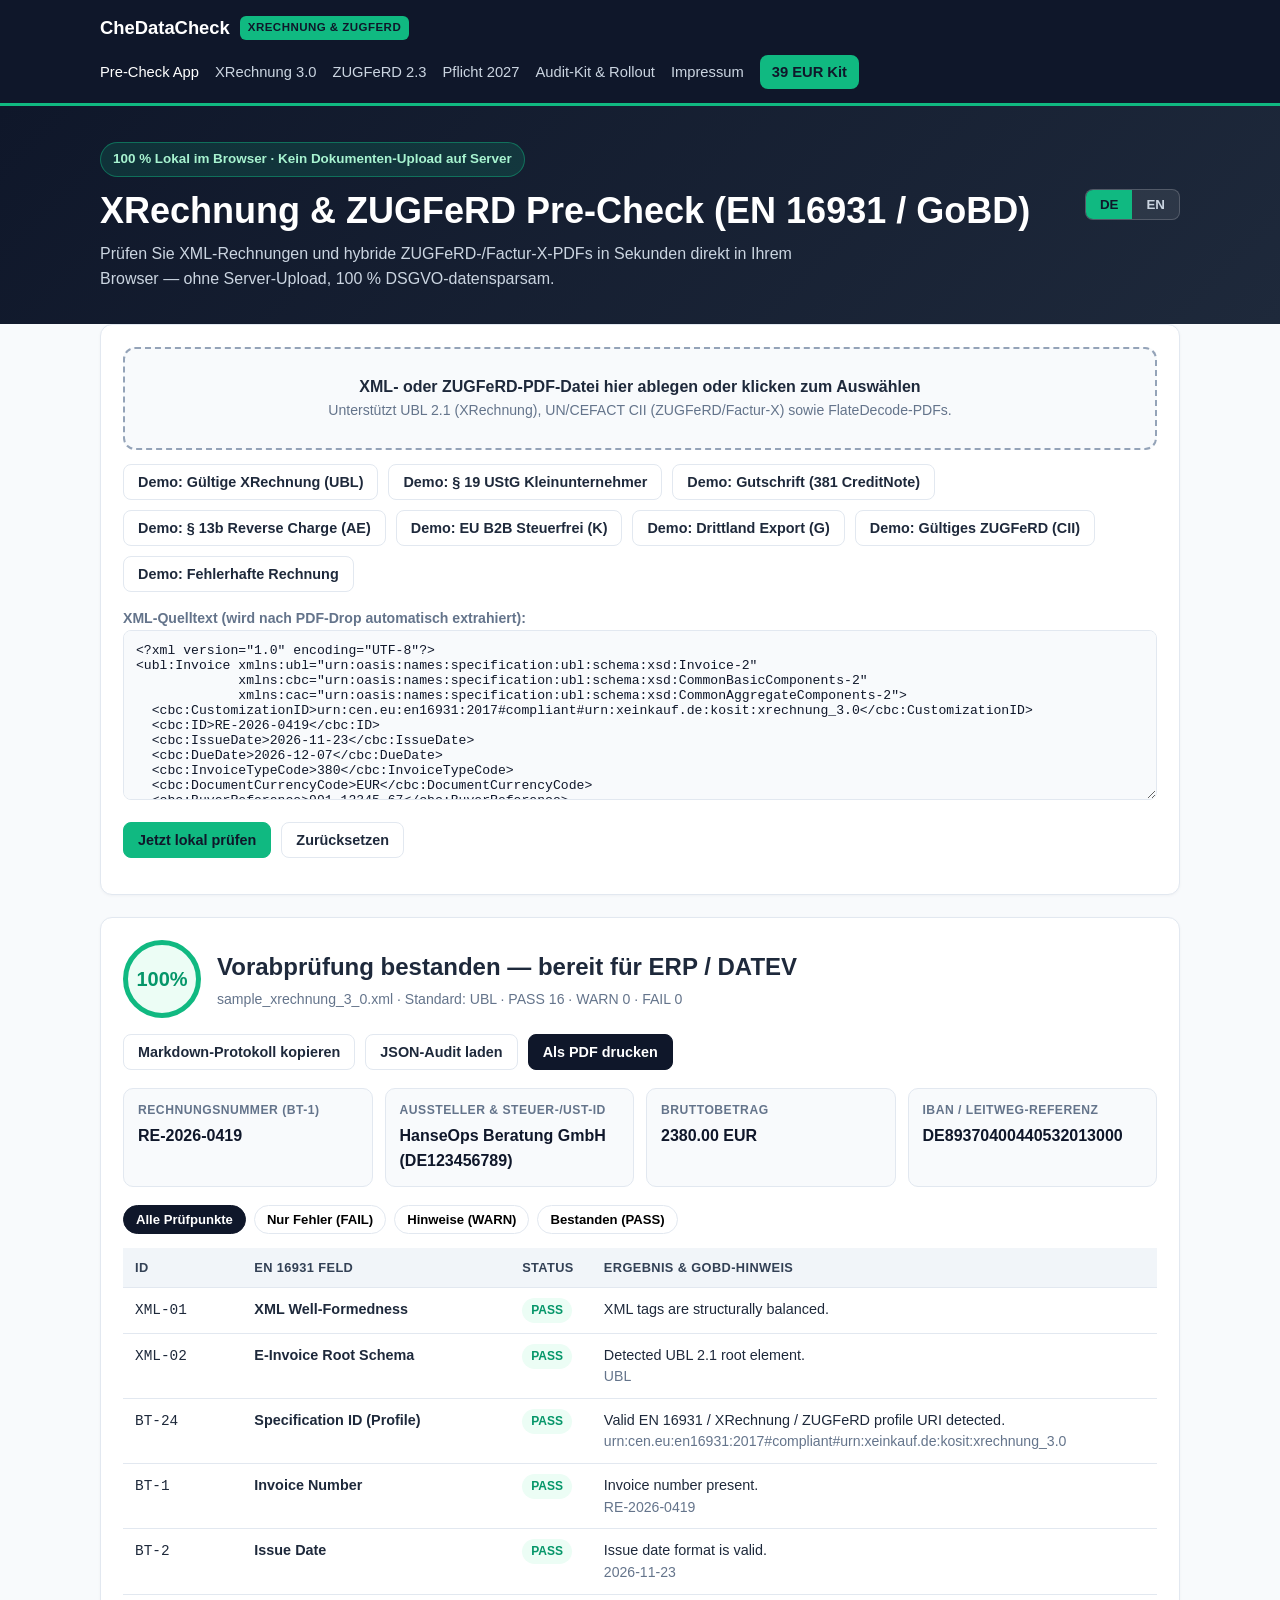
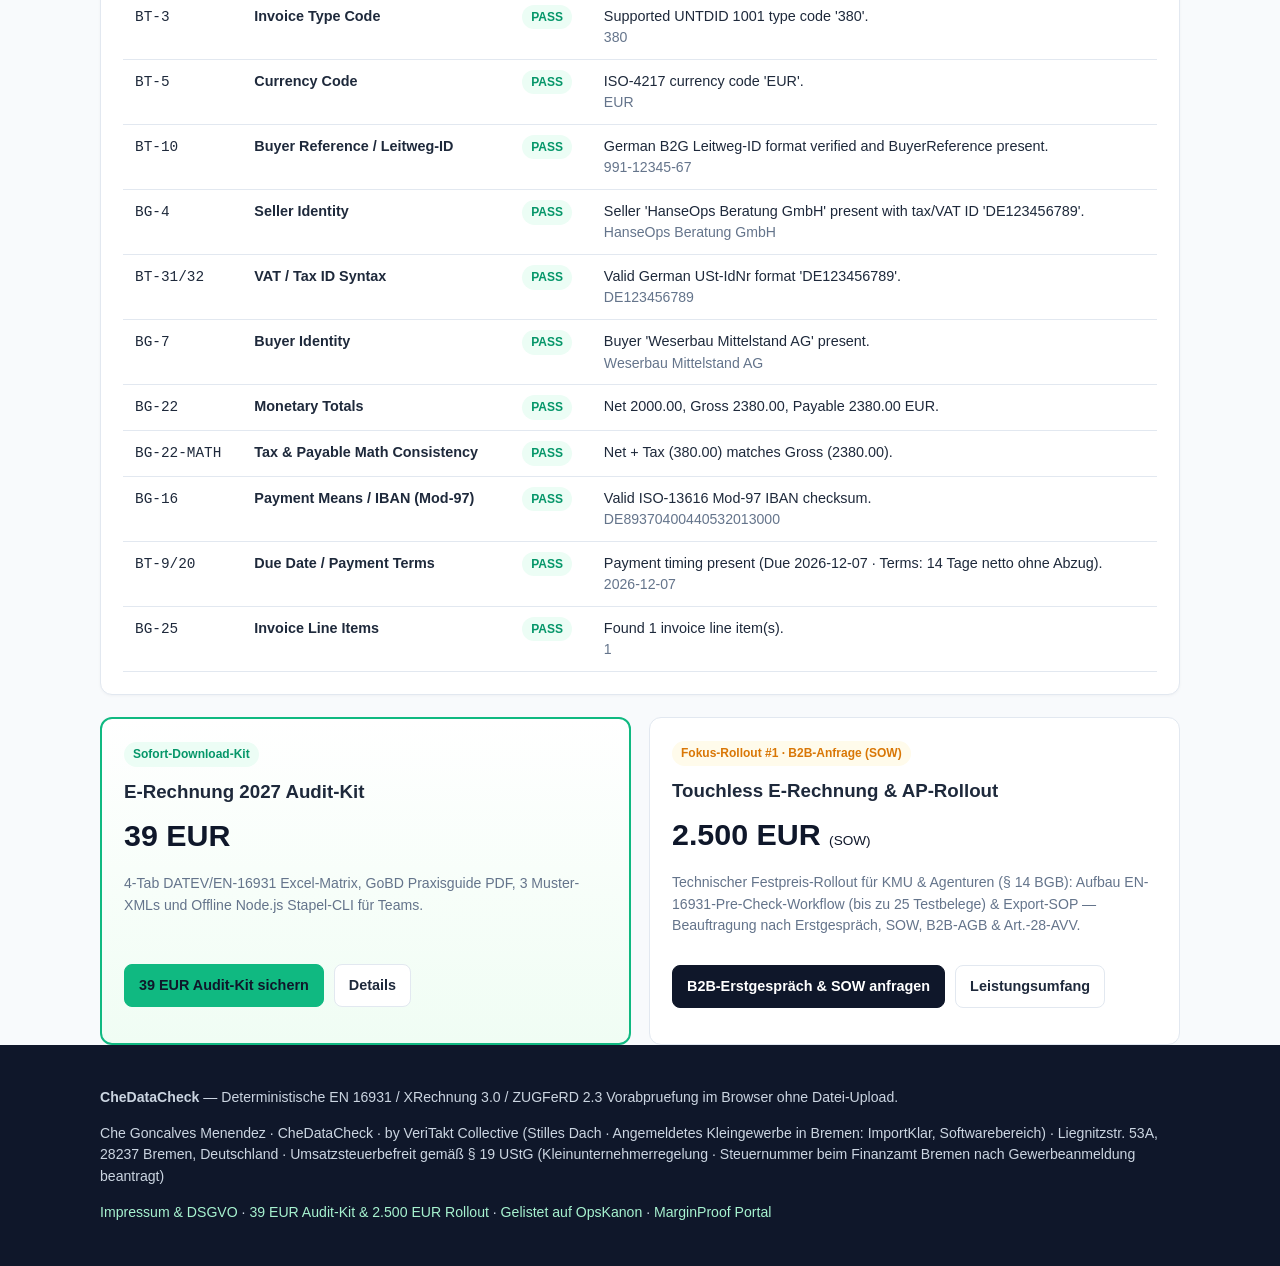
<file: index.html>
<!DOCTYPE html>
<html lang="de">
<head>
  <meta charset="utf-8" />
  <meta name="viewport" content="width=device-width, initial-scale=1" />
  <title>CheDataCheck — XRechnung &amp; ZUGFeRD Pre-Check (100 % lokal &amp; DSGVO-sicher)</title>
  <meta name="description" content="Deterministische EN 16931 / XRechnung 3.0 / ZUGFeRD 2.3 Vorabpruefung im Browser ohne Datei-Upload." />
  <link rel="canonical" href="https://cheresonanz-design.github.io/chedatacheck-xrechnung/" />
  <link rel="stylesheet" href="assets/styles.css" />
  <script type="application/ld+json">[{"@context": "https://schema.org", "@type": "SoftwareApplication", "name": "CheDataCheck XRechnung & ZUGFeRD Pre-Check", "applicationCategory": "BusinessApplication", "operatingSystem": "Web Browser (Client-Side)", "offers": {"@type": "Offer", "price": "0", "priceCurrency": "EUR"}, "url": "https://cheresonanz-design.github.io/chedatacheck-xrechnung/", "publisher": {"@type": "Organization", "name": "CheDataCheck by VeriTakt Collective"}}, {"@context": "https://schema.org", "@type": "FAQPage", "mainEntity": [{"@type": "Question", "name": "Werden meine Rechnungsdaten auf einen Server hochgeladen?", "acceptedAnswer": {"@type": "Answer", "text": "Nein. Die gesamte XML- und ZUGFeRD-PDF-Prüfung läuft zu 100 % lokal in Ihrem Browser via JavaScript."}}, {"@type": "Question", "name": "Ab wann gilt die E-Rechnungspflicht 2027 in Deutschland?", "acceptedAnswer": {"@type": "Answer", "text": "Seit 01.01.2025 gilt die Empfangspflicht für alle B2B-Unternehmen. Ab 01.01.2027 müssen Unternehmen über 800.000 EUR Vorjahresumsatz E-Rechnungen aktiv versenden, ab 01.01.2028 alle B2B-Betriebe."}}]}]</script>
</head>
<body>
  <header class="topbar no-print">
    <div class="container topbar-inner">
      <a class="brand-mark" href="index.html">
        <span>CheDataCheck</span>
        <span class="brand-badge">XRECHNUNG &amp; ZUGFERD</span>
      </a>
      <nav class="nav-links" aria-label="Hauptnavigation">
        <a href="index.html" class="active">Pre-Check App</a>
<a href="xrechnung-pruefen/" class="">XRechnung 3.0</a>
<a href="zugferd-validator/" class="">ZUGFeRD 2.3</a>
<a href="erechnung-pflicht-2027/" class="">Pflicht 2027</a>
<a href="pro/" class="">Audit-Kit & Rollout</a>
<a href="legal/" class="">Impressum</a>
        <a href="pro/" class="nav-cta">39 EUR Kit</a>
      </nav>
    </div>
  </header>

  
  <section class="hero">
    <div class="container">
      <div class="privacy-pill" id="privacyPill">100 % Lokal im Browser · Kein Dokumenten-Upload auf Server</div>
      <div class="hero-grid">
        <div>
          <h1 id="heroTitle">XRechnung &amp; ZUGFeRD Pre-Check (EN 16931 / GoBD)</h1>
          <p id="heroSub">
            Prüfen Sie XML-Rechnungen und hybride ZUGFeRD-/Factur-X-PDFs in Sekunden direkt in Ihrem Browser —
            ohne Server-Upload, 100 % DSGVO-datensparsam.
          </p>
        </div>
        <div class="lang-toggle no-print" role="group" aria-label="Sprache wählen">
          <button type="button" id="langDeBtn" class="active">DE</button>
          <button type="button" id="langEnBtn">EN</button>
        </div>
      </div>
    </div>
  </section>

  <main class="container">
    <div class="card no-print">
      <div class="dropzone" id="dropzone">
        <input type="file" id="fileInput" accept=".xml,.pdf,text/xml,application/xml,application/pdf" class="hidden" />
        <strong id="dropTitle">XML- oder ZUGFeRD-PDF-Datei hier ablegen oder klicken zum Auswählen</strong>
        <div class="muted" id="dropHint">Unterstützt UBL 2.1 (XRechnung), UN/CEFACT CII (ZUGFeRD/Factur-X) sowie FlateDecode-PDFs.</div>
      </div>

      <div class="btn-row">
        <button type="button" class="btn" id="demoUblBtn">Demo: Gültige XRechnung (UBL)</button>
        <button type="button" class="btn" id="demoKuBtn">Demo: § 19 UStG Kleinunternehmer</button>
        <button type="button" class="btn" id="demoCnBtn">Demo: Gutschrift (381 CreditNote)</button>
        <button type="button" class="btn" id="demoRcBtn">Demo: § 13b Reverse Charge (AE)</button>
        <button type="button" class="btn" id="demoEuBtn">Demo: EU B2B Steuerfrei (K)</button>
        <button type="button" class="btn" id="demoExportBtn">Demo: Drittland Export (G)</button>
        <button type="button" class="btn" id="demoCiiBtn">Demo: Gültiges ZUGFeRD (CII)</button>
        <button type="button" class="btn" id="demoErrBtn">Demo: Fehlerhafte Rechnung</button>
      </div>

      <label for="xmlInput" class="muted"><strong>XML-Quelltext (wird nach PDF-Drop automatisch extrahiert):</strong></label>
      <textarea id="xmlInput" class="xml-input" spellcheck="false" aria-label="XML Rechnungs-Input"></textarea>

      <div class="btn-row">
        <button type="button" class="btn btn-primary" id="runCheckBtn">Jetzt lokal prüfen</button>
        <button type="button" class="btn" id="clearBtn">Zurücksetzen</button>
      </div>
      <div id="statusNotice" class="hidden" role="alert"></div>
    </div>

    <div id="resultSection" class="card hidden">
      <div class="result-header">
        <div class="score-ring">
          <div id="scoreCircle" class="score-circle">100%</div>
          <div>
            <h2 id="resultHeadline" style="margin:0 0 4px;">Vorabprüfung bestanden</h2>
            <div id="resultSub" class="muted"></div>
          </div>
        </div>
        <div class="btn-row no-print" style="margin:0;">
          <button type="button" class="btn" id="copyMdBtn">Markdown-Protokoll kopieren</button>
          <button type="button" class="btn" id="dlJsonBtn">JSON-Audit laden</button>
          <button type="button" class="btn btn-dark" id="printPdfBtn">Als PDF drucken</button>
        </div>
      </div>

      <div class="kpi-grid">
        <div class="kpi-box"><div class="kpi-label">Rechnungsnummer (BT-1)</div><div class="kpi-val" id="kpiInvoiceId">-</div></div>
        <div class="kpi-box"><div class="kpi-label">Aussteller &amp; Steuer-/USt-ID</div><div class="kpi-val" id="kpiSeller">-</div></div>
        <div class="kpi-box"><div class="kpi-label">Bruttobetrag</div><div class="kpi-val" id="kpiGross">-</div></div>
        <div class="kpi-box"><div class="kpi-label">IBAN / Leitweg-Referenz</div><div class="kpi-val" id="kpiIban">-</div></div>
      </div>

      <div class="filter-pills no-print">
        <button type="button" class="pill-btn active" data-filter="ALL">Alle Prüfpunkte</button>
        <button type="button" class="pill-btn" data-filter="FAIL">Nur Fehler (FAIL)</button>
        <button type="button" class="pill-btn" data-filter="WARN">Hinweise (WARN)</button>
        <button type="button" class="pill-btn" data-filter="PASS">Bestanden (PASS)</button>
      </div>

      <div class="table-wrap">
        <table>
          <thead>
            <tr>
              <th>ID</th>
              <th>EN 16931 Feld</th>
              <th>Status</th>
              <th>Ergebnis &amp; GoBD-Hinweis</th>
            </tr>
          </thead>
          <tbody id="checksTableBody"></tbody>
        </table>
      </div>
    </div>

    <div class="pricing-grid no-print">
      <div class="offer-card highlight">
        <div>
          <span class="badge badge-pass">Sofort-Download-Kit</span>
          <h3 style="margin:10px 0 4px;">E-Rechnung 2027 Audit-Kit</h3>
          <div class="offer-price">39 EUR</div>
          <p class="muted">4-Tab DATEV/EN-16931 Excel-Matrix, GoBD Praxisguide PDF, 3 Muster-XMLs und Offline Node.js Stapel-CLI für Teams.</p>
        </div>
        <div class="btn-row">
          <a href="https://payhip.com/b/9sx5z" class="btn btn-primary">39 EUR Audit-Kit sichern</a>
          <a href="pro/" class="btn">Details</a>
        </div>
      </div>
      <div class="offer-card">
        <div>
          <span class="badge badge-warn">Fokus-Rollout #1 · B2B-Anfrage (SOW)</span>
          <h3 style="margin:10px 0 4px;">Touchless E-Rechnung &amp; AP-Rollout</h3>
          <div class="offer-price">2.500 EUR <span style="font-size:0.85rem;font-weight:500;">(SOW)</span></div>
          <p class="muted">Technischer Festpreis-Rollout für KMU &amp; Agenturen (§ 14 BGB): Aufbau EN-16931-Pre-Check-Workflow (bis zu 25 Testbelege) &amp; Export-SOP — Beauftragung nach Erstgespräch, SOW, B2B-AGB &amp; Art.-28-AVV.</p>
        </div>
        <div class="btn-row">
          <a href="mailto:che.resonanz@gmail.com?subject=Anfrage%20CheDataCheck%20Touchless%20E-Rechnung%20%26%20AP-Rollout%20%282.500%20EUR%29" class="btn btn-dark">B2B-Erstgespräch &amp; SOW anfragen</a>
          <a href="pro/" class="btn">Leistungsumfang</a>
        </div>
      </div>
    </div>
  </main>


  <footer class="footer no-print">
    <div class="container">
      <p><strong>CheDataCheck</strong> — Deterministische EN 16931 / XRechnung 3.0 / ZUGFeRD 2.3 Vorabpruefung im Browser ohne Datei-Upload.</p>
      <p>Che Goncalves Menendez · CheDataCheck · by VeriTakt Collective (Stilles Dach · Angemeldetes Kleingewerbe in Bremen: ImportKlar, Softwarebereich) · Liegnitzstr. 53A, 28237 Bremen, Deutschland · Umsatzsteuerbefreit gemäß § 19 UStG (Kleinunternehmerregelung · Steuernummer beim Finanzamt Bremen nach Gewerbeanmeldung beantragt)</p>
      <p>
        <a href="legal/">Impressum &amp; DSGVO</a> ·
        <a href="pro/">39 EUR Audit-Kit &amp; 2.500 EUR Rollout</a> ·
        <a href="https://cheresonanz-design.github.io/opskanon-directory/" target="_blank" rel="noopener">Gelistet auf OpsKanon</a> ·
        <a href="https://cheresonanz-design.github.io/marginproof-portal/" target="_blank" rel="noopener">MarginProof Portal</a>
      </p>
    </div>
  </footer>
  <script src="assets/xrechnung_precheck.js"></script><script src="assets/app.js"></script>
</body>
</html>
</file>
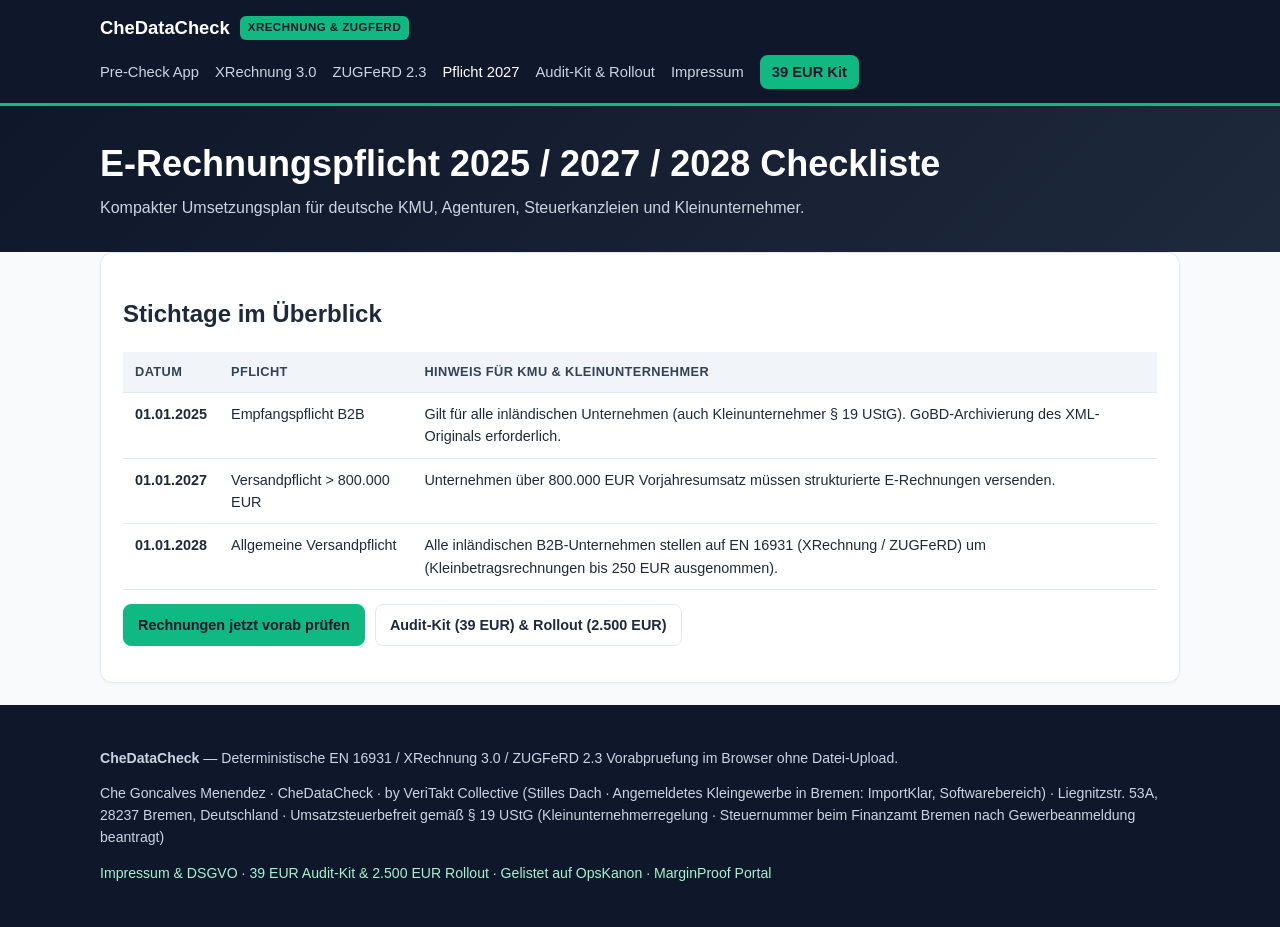
<file: erechnung-pflicht-2027/index.html>
<!DOCTYPE html>
<html lang="de">
<head>
  <meta charset="utf-8" />
  <meta name="viewport" content="width=device-width, initial-scale=1" />
  <title>E-Rechnungspflicht 2025, 2027 &amp; 2028 — Checkliste für KMU</title>
  <meta name="description" content="Alle gesetzlichen Fristen zur E-Rechnungspflicht in Deutschland: Empfangspflicht, 800.000-EUR-Grenze ab 2027, § 19 UStG &amp; GoBD." />
  <link rel="canonical" href="https://cheresonanz-design.github.io/chedatacheck-xrechnung/erechnung-pflicht-2027/" />
  <link rel="stylesheet" href="../assets/styles.css" />
  
</head>
<body>
  <header class="topbar no-print">
    <div class="container topbar-inner">
      <a class="brand-mark" href="../index.html">
        <span>CheDataCheck</span>
        <span class="brand-badge">XRECHNUNG &amp; ZUGFERD</span>
      </a>
      <nav class="nav-links" aria-label="Hauptnavigation">
        <a href="../index.html" class="">Pre-Check App</a>
<a href="../xrechnung-pruefen/" class="">XRechnung 3.0</a>
<a href="../zugferd-validator/" class="">ZUGFeRD 2.3</a>
<a href="../erechnung-pflicht-2027/" class="active">Pflicht 2027</a>
<a href="../pro/" class="">Audit-Kit & Rollout</a>
<a href="../legal/" class="">Impressum</a>
        <a href="../pro/" class="nav-cta">39 EUR Kit</a>
      </nav>
    </div>
  </header>

  
  <section class="hero"><div class="container"><h1>E-Rechnungspflicht 2025 / 2027 / 2028 Checkliste</h1><p>Kompakter Umsetzungsplan für deutsche KMU, Agenturen, Steuerkanzleien und Kleinunternehmer.</p></div></section>
  <main class="container">
    <div class="card">
      <h2>Stichtage im Überblick</h2>
      <table>
        <thead><tr><th>Datum</th><th>Pflicht</th><th>Hinweis für KMU &amp; Kleinunternehmer</th></tr></thead>
        <tbody>
          <tr><td><strong>01.01.2025</strong></td><td>Empfangspflicht B2B</td><td>Gilt für alle inländischen Unternehmen (auch Kleinunternehmer § 19 UStG). GoBD-Archivierung des XML-Originals erforderlich.</td></tr>
          <tr><td><strong>01.01.2027</strong></td><td>Versandpflicht &gt; 800.000 EUR</td><td>Unternehmen über 800.000 EUR Vorjahresumsatz müssen strukturierte E-Rechnungen versenden.</td></tr>
          <tr><td><strong>01.01.2028</strong></td><td>Allgemeine Versandpflicht</td><td>Alle inländischen B2B-Unternehmen stellen auf EN 16931 (XRechnung / ZUGFeRD) um (Kleinbetragsrechnungen bis 250 EUR ausgenommen).</td></tr>
        </tbody>
      </table>
      <div class="btn-row">
        <a href="../index.html" class="btn btn-primary">Rechnungen jetzt vorab prüfen</a>
        <a href="../pro/" class="btn">Audit-Kit (39 EUR) &amp; Rollout (2.500 EUR)</a>
      </div>
    </div>
  </main>

  <footer class="footer no-print">
    <div class="container">
      <p><strong>CheDataCheck</strong> — Deterministische EN 16931 / XRechnung 3.0 / ZUGFeRD 2.3 Vorabpruefung im Browser ohne Datei-Upload.</p>
      <p>Che Goncalves Menendez · CheDataCheck · by VeriTakt Collective (Stilles Dach · Angemeldetes Kleingewerbe in Bremen: ImportKlar, Softwarebereich) · Liegnitzstr. 53A, 28237 Bremen, Deutschland · Umsatzsteuerbefreit gemäß § 19 UStG (Kleinunternehmerregelung · Steuernummer beim Finanzamt Bremen nach Gewerbeanmeldung beantragt)</p>
      <p>
        <a href="../legal/">Impressum &amp; DSGVO</a> ·
        <a href="../pro/">39 EUR Audit-Kit &amp; 2.500 EUR Rollout</a> ·
        <a href="https://cheresonanz-design.github.io/opskanon-directory/" target="_blank" rel="noopener">Gelistet auf OpsKanon</a> ·
        <a href="https://cheresonanz-design.github.io/marginproof-portal/" target="_blank" rel="noopener">MarginProof Portal</a>
      </p>
    </div>
  </footer>
  
</body>
</html>
</file>
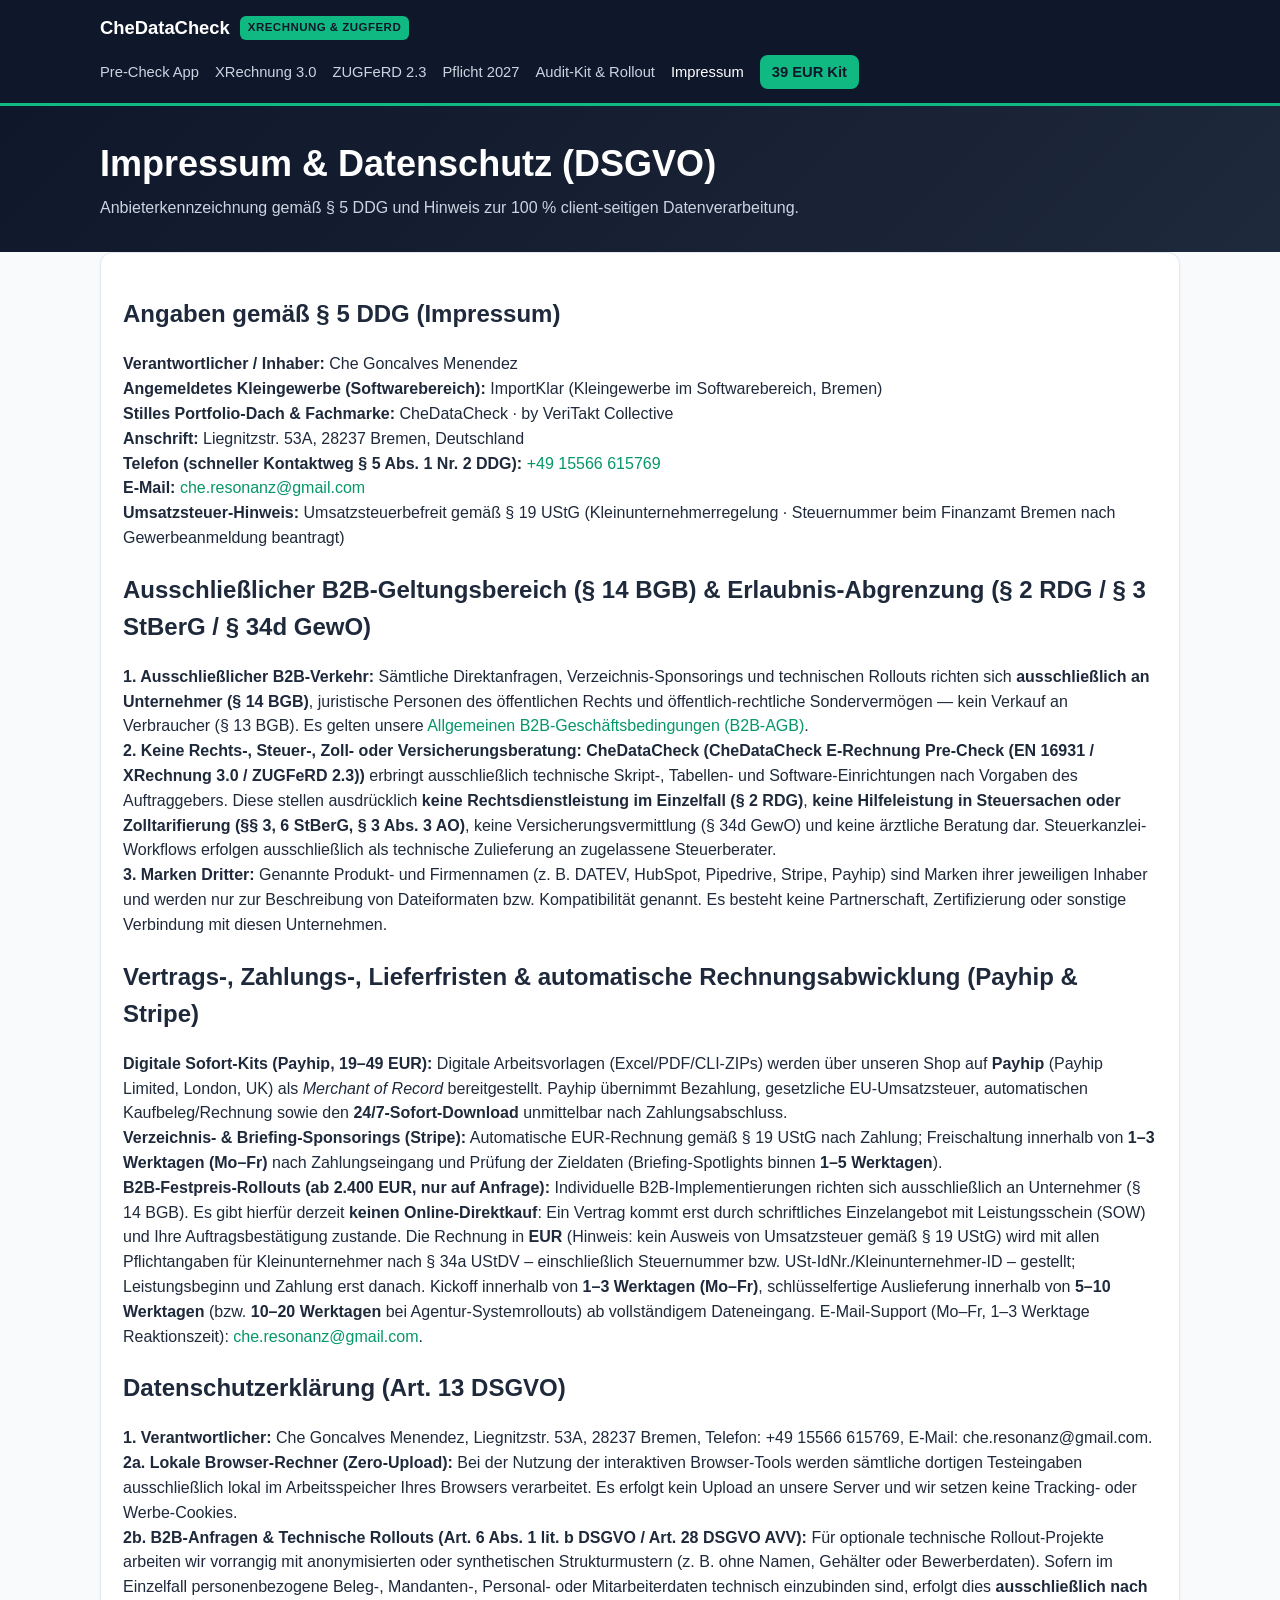
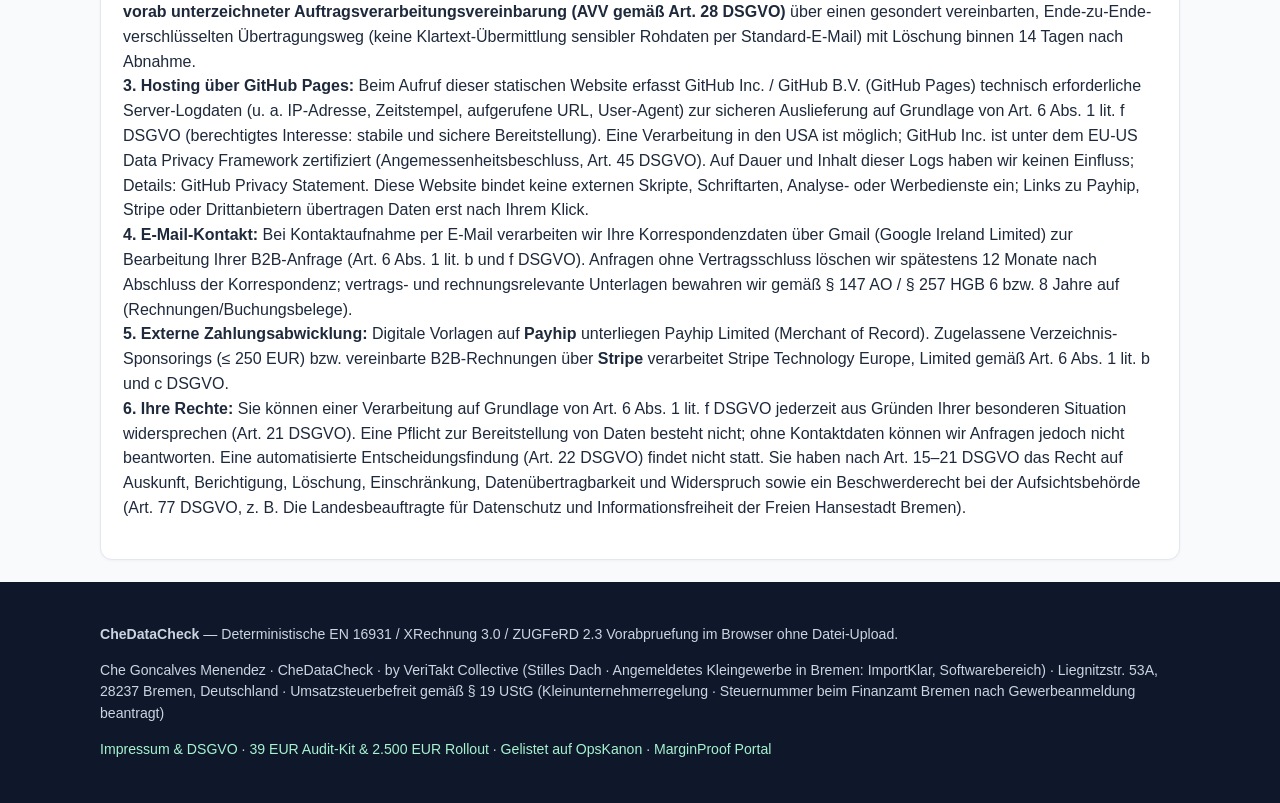
<file: legal/index.html>
<!DOCTYPE html>
<html lang="de">
<head>
  <meta charset="utf-8" />
  <meta name="viewport" content="width=device-width, initial-scale=1" />
  <title>Impressum &amp; Datenschutz (DSGVO) — CheDataCheck</title>
  <meta name="description" content="Gesetzliche Anbieterkennzeichnung § 5 DDG und Art. 13 DSGVO Datenschutzhinweis für CheDataCheck by VeriTakt Collective." />
  <link rel="canonical" href="https://cheresonanz-design.github.io/chedatacheck-xrechnung/legal/" />
  <link rel="stylesheet" href="../assets/styles.css" />
  
</head>
<body>
  <header class="topbar no-print">
    <div class="container topbar-inner">
      <a class="brand-mark" href="../index.html">
        <span>CheDataCheck</span>
        <span class="brand-badge">XRECHNUNG &amp; ZUGFERD</span>
      </a>
      <nav class="nav-links" aria-label="Hauptnavigation">
        <a href="../index.html" class="">Pre-Check App</a>
<a href="../xrechnung-pruefen/" class="">XRechnung 3.0</a>
<a href="../zugferd-validator/" class="">ZUGFeRD 2.3</a>
<a href="../erechnung-pflicht-2027/" class="">Pflicht 2027</a>
<a href="../pro/" class="">Audit-Kit & Rollout</a>
<a href="../legal/" class="active">Impressum</a>
        <a href="../pro/" class="nav-cta">39 EUR Kit</a>
      </nav>
    </div>
  </header>

  <section class="hero"><div class="container"><h1>Impressum &amp; Datenschutz (DSGVO)</h1><p>Anbieterkennzeichnung gemäß § 5 DDG und Hinweis zur 100 % client-seitigen Datenverarbeitung.</p></div></section><main class="container">
    <div class="card">
      <h2>Angaben gemäß § 5 DDG (Impressum)</h2>
      <p>
        <strong>Verantwortlicher / Inhaber:</strong> Che Goncalves Menendez<br />
        <strong>Angemeldetes Kleingewerbe (Softwarebereich):</strong> ImportKlar (Kleingewerbe im Softwarebereich, Bremen)<br />
        <strong>Stilles Portfolio-Dach &amp; Fachmarke:</strong> CheDataCheck · by VeriTakt Collective<br />
        <strong>Anschrift:</strong> Liegnitzstr. 53A, 28237 Bremen, Deutschland<br />
        <strong>Telefon (schneller Kontaktweg § 5 Abs. 1 Nr. 2 DDG):</strong> <a href="tel:+4915566615769">+49 15566 615769</a><br />
        <strong>E-Mail:</strong> <a href="mailto:che.resonanz@gmail.com">che.resonanz@gmail.com</a><br />
        <strong>Umsatzsteuer-Hinweis:</strong> Umsatzsteuerbefreit gemäß § 19 UStG (Kleinunternehmerregelung · Steuernummer beim Finanzamt Bremen nach Gewerbeanmeldung beantragt)
      </p>

      <h2>Ausschließlicher B2B-Geltungsbereich (§ 14 BGB) &amp; Erlaubnis-Abgrenzung (§ 2 RDG / § 3 StBerG / § 34d GewO)</h2>
      <p>
        <strong>1. Ausschließlicher B2B-Verkehr:</strong> Sämtliche Direktanfragen, Verzeichnis-Sponsorings und technischen Rollouts richten sich
        <strong>ausschließlich an Unternehmer (§ 14 BGB)</strong>, juristische Personen des öffentlichen Rechts und öffentlich-rechtliche Sondervermögen — kein Verkauf an Verbraucher (§ 13 BGB).
        Es gelten unsere <a href="https://cheresonanz-design.github.io/opskanon-directory/agb/" target="_blank" rel="noopener">Allgemeinen B2B-Geschäftsbedingungen (B2B-AGB)</a>.<br />
        <strong>2. Keine Rechts-, Steuer-, Zoll- oder Versicherungsberatung:</strong> <strong>CheDataCheck (CheDataCheck E-Rechnung Pre-Check (EN 16931 / XRechnung 3.0 / ZUGFeRD 2.3))</strong> erbringt ausschließlich
        technische Skript-, Tabellen- und Software-Einrichtungen nach Vorgaben des Auftraggebers. Diese stellen ausdrücklich <strong>keine Rechtsdienstleistung im Einzelfall (§ 2 RDG)</strong>,
        <strong>keine Hilfeleistung in Steuersachen oder Zolltarifierung (§§ 3, 6 StBerG, § 3 Abs. 3 AO)</strong>, keine Versicherungsvermittlung (§ 34d GewO) und keine ärztliche Beratung dar.
        Steuerkanzlei-Workflows erfolgen ausschließlich als technische Zulieferung an zugelassene Steuerberater.<br />
        <strong>3. Marken Dritter:</strong> Genannte Produkt- und Firmennamen (z. B. DATEV, HubSpot, Pipedrive, Stripe, Payhip) sind Marken ihrer jeweiligen Inhaber
        und werden nur zur Beschreibung von Dateiformaten bzw. Kompatibilität genannt. Es besteht keine Partnerschaft, Zertifizierung oder sonstige Verbindung mit diesen Unternehmen.
      </p>
      
      <h2>Vertrags-, Zahlungs-, Lieferfristen &amp; automatische Rechnungsabwicklung (Payhip &amp; Stripe)</h2>
      <p>
        <strong>Digitale Sofort-Kits (Payhip, 19–49 EUR):</strong> Digitale Arbeitsvorlagen (Excel/PDF/CLI-ZIPs) werden über unseren Shop auf
        <strong>Payhip</strong> (Payhip Limited, London, UK) als <em>Merchant of Record</em> bereitgestellt. Payhip übernimmt Bezahlung,
        gesetzliche EU-Umsatzsteuer, automatischen Kaufbeleg/Rechnung sowie den <strong>24/7-Sofort-Download</strong> unmittelbar nach Zahlungsabschluss.<br />
        <strong>Verzeichnis- &amp; Briefing-Sponsorings (Stripe):</strong> Automatische EUR-Rechnung gemäß § 19 UStG nach Zahlung; Freischaltung
        innerhalb von <strong>1–3 Werktagen (Mo–Fr)</strong> nach Zahlungseingang und Prüfung der Zieldaten (Briefing-Spotlights binnen <strong>1–5 Werktagen</strong>).<br />
        <strong>B2B-Festpreis-Rollouts (ab 2.400 EUR, nur auf Anfrage):</strong> Individuelle B2B-Implementierungen richten sich ausschließlich an Unternehmer (§ 14 BGB).
        Es gibt hierfür derzeit <strong>keinen Online-Direktkauf</strong>: Ein Vertrag kommt erst durch schriftliches Einzelangebot mit Leistungsschein (SOW) und
        Ihre Auftragsbestätigung zustande. Die Rechnung in <strong>EUR</strong> (Hinweis: kein Ausweis von Umsatzsteuer gemäß § 19 UStG) wird mit allen Pflichtangaben
        für Kleinunternehmer nach § 34a UStDV – einschließlich Steuernummer bzw. USt-IdNr./Kleinunternehmer-ID – gestellt; Leistungsbeginn und Zahlung erst danach. Kickoff innerhalb von <strong>1–3 Werktagen (Mo–Fr)</strong>,
        schlüsselfertige Auslieferung innerhalb von <strong>5–10 Werktagen</strong> (bzw. <strong>10–20 Werktagen</strong> bei Agentur-Systemrollouts) ab vollständigem Dateneingang.
        E-Mail-Support (Mo–Fr, 1–3 Werktage Reaktionszeit): <a href="mailto:che.resonanz@gmail.com">che.resonanz@gmail.com</a>.
      </p>

      <h2>Datenschutzerklärung (Art. 13 DSGVO)</h2>
      <p>
        <strong>1. Verantwortlicher:</strong> Che Goncalves Menendez, Liegnitzstr. 53A, 28237 Bremen, Telefon: +49 15566 615769, E-Mail: che.resonanz@gmail.com.<br />
        <strong>2a. Lokale Browser-Rechner (Zero-Upload):</strong> Bei der Nutzung der interaktiven Browser-Tools werden sämtliche dortigen Testeingaben
        ausschließlich lokal im Arbeitsspeicher Ihres Browsers verarbeitet. Es erfolgt kein Upload an unsere Server und wir setzen keine Tracking- oder Werbe-Cookies.<br />
        <strong>2b. B2B-Anfragen &amp; Technische Rollouts (Art. 6 Abs. 1 lit. b DSGVO / Art. 28 DSGVO AVV):</strong> Für optionale technische Rollout-Projekte arbeiten wir
        vorrangig mit anonymisierten oder synthetischen Strukturmustern (z. B. ohne Namen, Gehälter oder Bewerberdaten). Sofern im Einzelfall personenbezogene Beleg-, Mandanten-,
        Personal- oder Mitarbeiterdaten technisch einzubinden sind, erfolgt dies <strong>ausschließlich nach vorab unterzeichneter Auftragsverarbeitungsvereinbarung (AVV gemäß Art. 28 DSGVO)</strong>
        über einen gesondert vereinbarten, Ende-zu-Ende-verschlüsselten Übertragungsweg (keine Klartext-Übermittlung sensibler Rohdaten per Standard-E-Mail) mit Löschung binnen 14 Tagen nach Abnahme.<br />
        <strong>3. Hosting über GitHub Pages:</strong> Beim Aufruf dieser statischen Website erfasst GitHub Inc. / GitHub B.V. (GitHub Pages) technisch erforderliche
        Server-Logdaten (u. a. IP-Adresse, Zeitstempel, aufgerufene URL, User-Agent) zur sicheren Auslieferung auf Grundlage von Art. 6 Abs. 1 lit. f DSGVO
        (berechtigtes Interesse: stabile und sichere Bereitstellung). Eine Verarbeitung in den USA ist möglich; GitHub Inc. ist unter dem EU-US Data Privacy Framework
        zertifiziert (Angemessenheitsbeschluss, Art. 45 DSGVO). Auf Dauer und Inhalt dieser Logs haben wir keinen Einfluss; Details: GitHub Privacy Statement.
        Diese Website bindet keine externen Skripte, Schriftarten, Analyse- oder Werbedienste ein; Links zu Payhip, Stripe oder Drittanbietern übertragen Daten erst nach Ihrem Klick.<br />
        <strong>4. E-Mail-Kontakt:</strong> Bei Kontaktaufnahme per E-Mail verarbeiten wir Ihre Korrespondenzdaten über Gmail (Google Ireland Limited) zur Bearbeitung Ihrer B2B-Anfrage (Art. 6 Abs. 1 lit. b und f DSGVO). Anfragen ohne Vertragsschluss löschen wir spätestens 12 Monate nach Abschluss der Korrespondenz;
        vertrags- und rechnungsrelevante Unterlagen bewahren wir gemäß § 147 AO / § 257 HGB 6 bzw. 8 Jahre auf (Rechnungen/Buchungsbelege).<br />
        <strong>5. Externe Zahlungsabwicklung:</strong> Digitale Vorlagen auf <strong>Payhip</strong> unterliegen Payhip Limited (Merchant of Record). Zugelassene Verzeichnis-Sponsorings (&le; 250 EUR) bzw. vereinbarte B2B-Rechnungen über <strong>Stripe</strong> verarbeitet Stripe Technology Europe, Limited gemäß Art. 6 Abs. 1 lit. b und c DSGVO.<br />
        <strong>6. Ihre Rechte:</strong> Sie können einer Verarbeitung auf Grundlage von Art. 6 Abs. 1 lit. f DSGVO jederzeit aus Gründen Ihrer besonderen Situation widersprechen (Art. 21 DSGVO).
        Eine Pflicht zur Bereitstellung von Daten besteht nicht; ohne Kontaktdaten können wir Anfragen jedoch nicht beantworten. Eine automatisierte Entscheidungsfindung (Art. 22 DSGVO) findet nicht statt.
        Sie haben nach Art. 15–21 DSGVO das Recht auf Auskunft, Berichtigung, Löschung, Einschränkung, Datenübertragbarkeit und Widerspruch sowie ein Beschwerderecht bei der Aufsichtsbehörde (Art. 77 DSGVO, z. B. Die Landesbeauftragte für Datenschutz und Informationsfreiheit der Freien Hansestadt Bremen).
      </p>
    </div>
    </main>

  <footer class="footer no-print">
    <div class="container">
      <p><strong>CheDataCheck</strong> — Deterministische EN 16931 / XRechnung 3.0 / ZUGFeRD 2.3 Vorabpruefung im Browser ohne Datei-Upload.</p>
      <p>Che Goncalves Menendez · CheDataCheck · by VeriTakt Collective (Stilles Dach · Angemeldetes Kleingewerbe in Bremen: ImportKlar, Softwarebereich) · Liegnitzstr. 53A, 28237 Bremen, Deutschland · Umsatzsteuerbefreit gemäß § 19 UStG (Kleinunternehmerregelung · Steuernummer beim Finanzamt Bremen nach Gewerbeanmeldung beantragt)</p>
      <p>
        <a href="../legal/">Impressum &amp; DSGVO</a> ·
        <a href="../pro/">39 EUR Audit-Kit &amp; 2.500 EUR Rollout</a> ·
        <a href="https://cheresonanz-design.github.io/opskanon-directory/" target="_blank" rel="noopener">Gelistet auf OpsKanon</a> ·
        <a href="https://cheresonanz-design.github.io/marginproof-portal/" target="_blank" rel="noopener">MarginProof Portal</a>
      </p>
    </div>
  </footer>
  
</body>
</html>
</file>
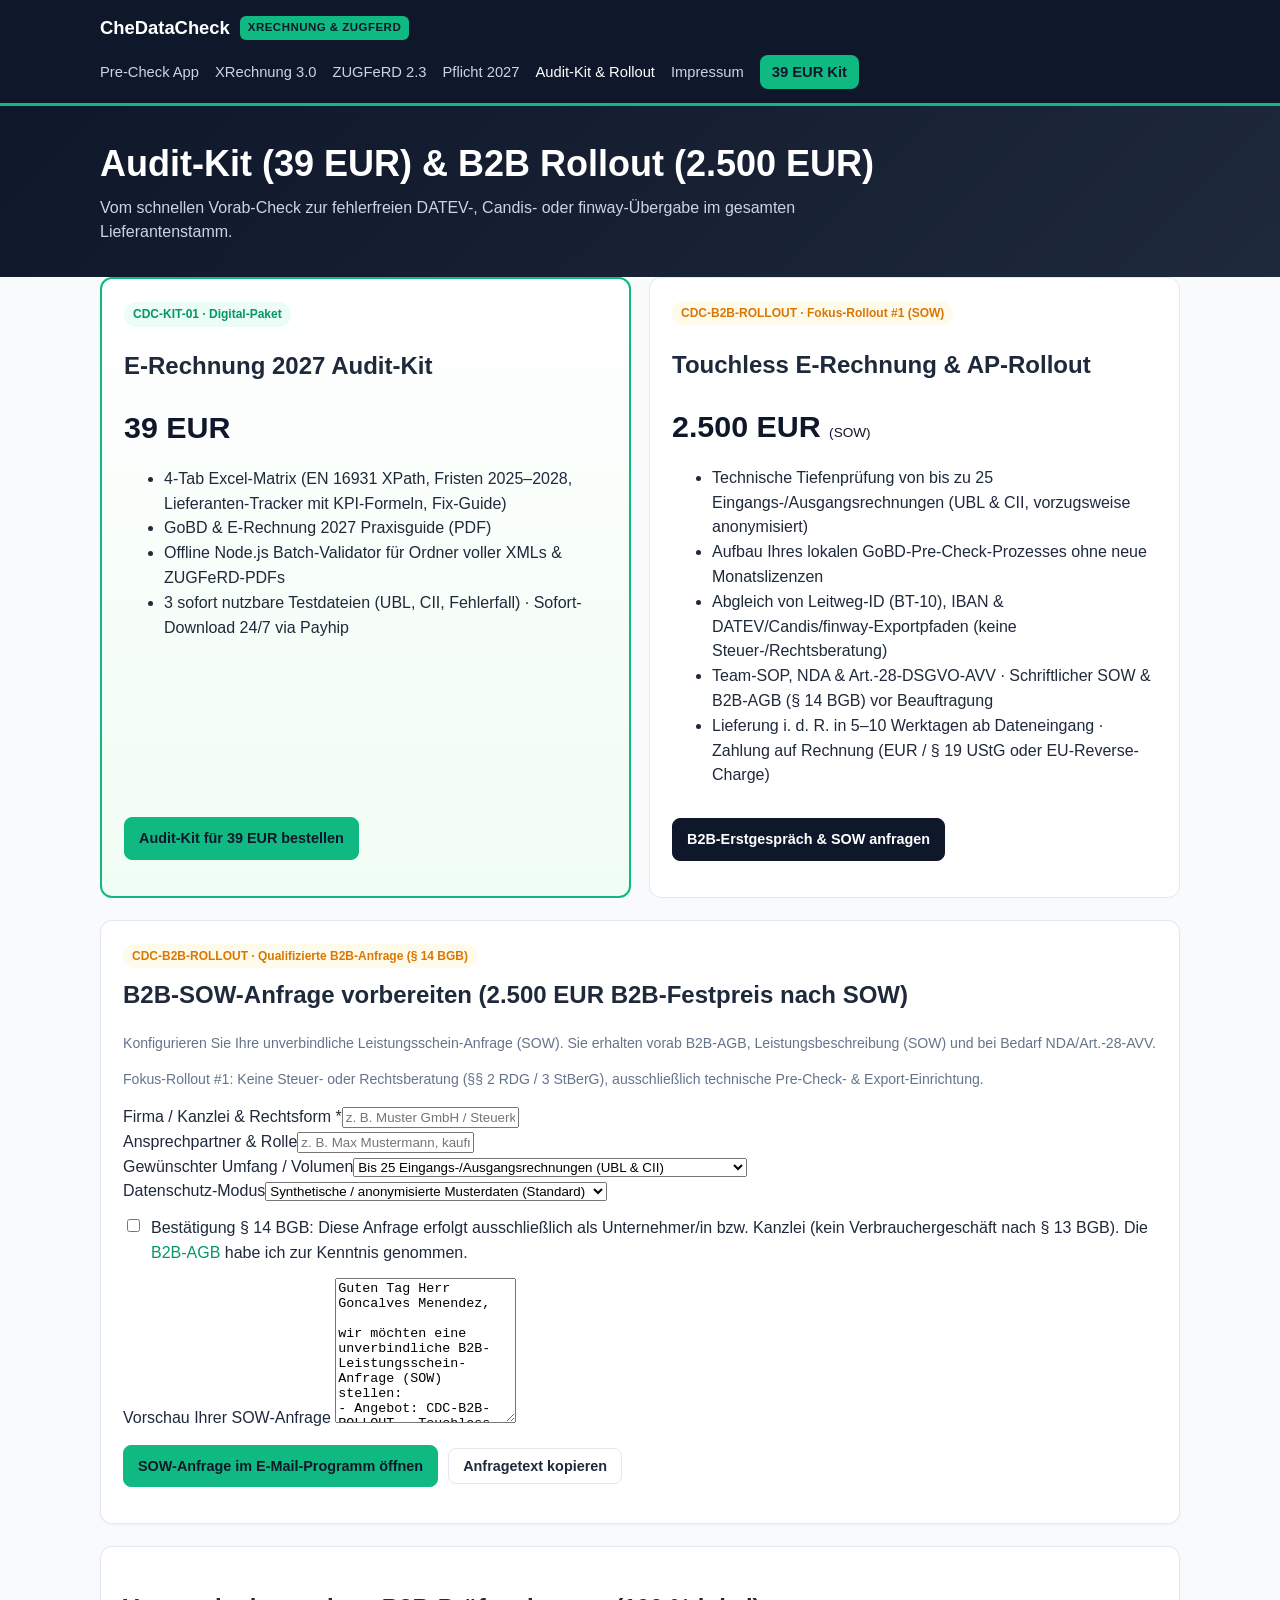
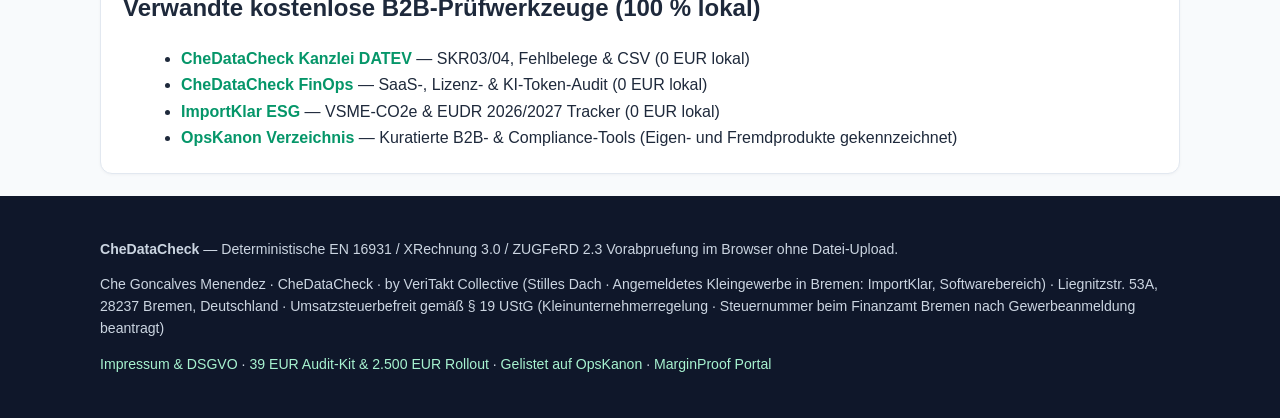
<file: pro/index.html>
<!DOCTYPE html>
<html lang="de">
<head>
  <meta charset="utf-8" />
  <meta name="viewport" content="width=device-width, initial-scale=1" />
  <title>CheDataCheck Audit-Kit (39 EUR) &amp; Touchless Rollout (2.500 EUR)</title>
  <meta name="description" content="Dual-Pricing für KMU und Finanzteams: Sofort-Download E-Rechnung 2027 Audit-Kit oder Festpreis-Implementierung ohne SaaS-Abo." />
  <link rel="canonical" href="https://cheresonanz-design.github.io/chedatacheck-xrechnung/pro/" />
  <link rel="stylesheet" href="../assets/styles.css" />
  
</head>
<body>
  <header class="topbar no-print">
    <div class="container topbar-inner">
      <a class="brand-mark" href="../index.html">
        <span>CheDataCheck</span>
        <span class="brand-badge">XRECHNUNG &amp; ZUGFERD</span>
      </a>
      <nav class="nav-links" aria-label="Hauptnavigation">
        <a href="../index.html" class="">Pre-Check App</a>
<a href="../xrechnung-pruefen/" class="">XRechnung 3.0</a>
<a href="../zugferd-validator/" class="">ZUGFeRD 2.3</a>
<a href="../erechnung-pflicht-2027/" class="">Pflicht 2027</a>
<a href="../pro/" class="active">Audit-Kit & Rollout</a>
<a href="../legal/" class="">Impressum</a>
        <a href="../pro/" class="nav-cta">39 EUR Kit</a>
      </nav>
    </div>
  </header>

  
  <section class="hero"><div class="container"><h1>Audit-Kit (39 EUR) &amp; B2B Rollout (2.500 EUR)</h1><p>Vom schnellen Vorab-Check zur fehlerfreien DATEV-, Candis- oder finway-Übergabe im gesamten Lieferantenstamm.</p></div></section>
  <main class="container">
    <div class="pricing-grid">
      <div class="offer-card highlight">
        <div>
          <span class="badge badge-pass">CDC-KIT-01 · Digital-Paket</span>
          <h2>E-Rechnung 2027 Audit-Kit</h2>
          <div class="offer-price">39 EUR</div>
          <ul>
            <li>4-Tab Excel-Matrix (EN 16931 XPath, Fristen 2025–2028, Lieferanten-Tracker mit KPI-Formeln, Fix-Guide)</li>
            <li>GoBD &amp; E-Rechnung 2027 Praxisguide (PDF)</li>
            <li>Offline Node.js Batch-Validator für Ordner voller XMLs &amp; ZUGFeRD-PDFs</li>
            <li>3 sofort nutzbare Testdateien (UBL, CII, Fehlerfall) · Sofort-Download 24/7 via Payhip</li>
          </ul>
        </div>
        <div class="btn-row"><a href="https://payhip.com/b/9sx5z" class="btn btn-primary">Audit-Kit für 39 EUR bestellen</a></div>
      </div>
      <div class="offer-card">
        <div>
          <span class="badge badge-warn">CDC-B2B-ROLLOUT · Fokus-Rollout #1 (SOW)</span>
          <h2>Touchless E-Rechnung &amp; AP-Rollout</h2>
          <div class="offer-price">2.500 EUR <span style="font-size:0.85rem;font-weight:500;">(SOW)</span></div>
          <ul>
            <li>Technische Tiefenprüfung von bis zu 25 Eingangs-/Ausgangsrechnungen (UBL &amp; CII, vorzugsweise anonymisiert)</li>
            <li>Aufbau Ihres lokalen GoBD-Pre-Check-Prozesses ohne neue Monatslizenzen</li>
            <li>Abgleich von Leitweg-ID (BT-10), IBAN &amp; DATEV/Candis/finway-Exportpfaden (keine Steuer-/Rechtsberatung)</li>
            <li>Team-SOP, NDA &amp; Art.-28-DSGVO-AVV · Schriftlicher SOW &amp; B2B-AGB (§ 14 BGB) vor Beauftragung</li>
            <li>Lieferung i. d. R. in 5–10 Werktagen ab Dateneingang · Zahlung auf Rechnung (EUR / § 19 UStG oder EU-Reverse-Charge)</li>
          </ul>
        </div>
        <div class="btn-row"><a href="mailto:che.resonanz@gmail.com?subject=Anfrage%20CheDataCheck%20Touchless%20E-Rechnung%20%26%20AP-Rollout%20%282.500%20EUR%29" class="btn btn-dark">B2B-Erstgespräch &amp; SOW anfragen</a></div>
      </div>
    </div>
    
    <div class="card" id="b2b-sow-configurator" style="margin-top:22px;">
      <span class="badge badge-warn">CDC-B2B-ROLLOUT · Qualifizierte B2B-Anfrage (§ 14 BGB)</span>
      <h2 style="margin-top:8px;">B2B-SOW-Anfrage vorbereiten (2.500 EUR B2B-Festpreis nach SOW)</h2>
      <p class="muted">Konfigurieren Sie Ihre unverbindliche Leistungsschein-Anfrage (SOW). Sie erhalten vorab B2B-AGB, Leistungsbeschreibung (SOW) und bei Bedarf NDA/Art.-28-AVV.</p>
      <p class="muted" style="margin-top:6px;">Fokus-Rollout #1: Keine Steuer- oder Rechtsberatung (§§ 2 RDG / 3 StBerG), ausschließlich technische Pre-Check- &amp; Export-Einrichtung.</p>
      <div class="form-grid" style="margin-top:12px;">
        <div><label for="sowCompany">Firma / Kanzlei &amp; Rechtsform *</label><input type="text" id="sowCompany" placeholder="z. B. Muster GmbH / Steuerkanzlei Beispiel" /></div>
        <div><label for="sowContact">Ansprechpartner &amp; Rolle</label><input type="text" id="sowContact" placeholder="z. B. Max Mustermann, kaufm. Leitung" /></div>
        <div><label for="sowVolume">Gewünschter Umfang / Volumen</label><select id="sowVolume"><option value="Bis 25 Eingangs-/Ausgangsrechnungen (UBL &amp; CII)">Bis 25 Eingangs-/Ausgangsrechnungen (UBL &amp; CII)</option><option value="26–50 Belegtypen + DATEV/Candis/finway-Exportpfad">26–50 Belegtypen + DATEV/Candis/finway-Exportpfad</option><option value="Individuelle Konzern-/Leitweg-ID-Regeln (SOW nach Aufwand)">Individuelle Konzern-/Leitweg-ID-Regeln (SOW nach Aufwand)</option></select></div>
        <div><label for="sowPrivacy">Datenschutz-Modus</label><select id="sowPrivacy"><option value="Synthetische / anonymisierte Musterdaten (Standard)">Synthetische / anonymisierte Musterdaten (Standard)</option><option value="Verschlüsselter Datenaustausch erst nach Art.-28-AVV &amp; NDA">Verschlüsselter Transfer erst nach Art.-28-AVV &amp; NDA</option></select></div>
      </div>
      <div style="margin-top:12px;">
        <label style="display:flex;align-items:flex-start;gap:8px;cursor:pointer;font-weight:500;">
          <input type="checkbox" id="sowB2BConfirm" style="width:auto;margin-top:3px;" />
          <span>Bestätigung § 14 BGB: Diese Anfrage erfolgt ausschließlich als Unternehmer/in bzw. Kanzlei (kein Verbrauchergeschäft nach § 13 BGB). Die <a href="https://cheresonanz-design.github.io/opskanon-directory/agb/" target="_blank" rel="noopener">B2B-AGB</a> habe ich zur Kenntnis genommen.</span>
        </label>
      </div>
      <div style="margin-top:12px;">
        <label for="sowPreview">Vorschau Ihrer SOW-Anfrage</label>
        <textarea id="sowPreview" readonly style="min-height:145px;"></textarea>
      </div>
      <div class="btn-row" style="align-items:center;">
        <a id="sowMailBtn" href="mailto:che.resonanz@gmail.com" class="btn btn-primary">SOW-Anfrage im E-Mail-Programm öffnen</a>
        <button type="button" id="sowCopyBtn" class="btn">Anfragetext kopieren</button>
        <span id="sowStatus" class="muted" style="font-size:0.9rem;"></span>
      </div>
      <script>
      (function () {
        var cfg = {"offerCode": "CDC-B2B-ROLLOUT", "offerTitle": "Touchless E-Rechnung & AP-Rollout (Fokus #1)", "priceLabel": "2.500 EUR B2B-Festpreis nach SOW", "email": "che.resonanz@gmail.com"};
        var compEl = document.getElementById("sowCompany");
        var contEl = document.getElementById("sowContact");
        var volEl = document.getElementById("sowVolume");
        var privEl = document.getElementById("sowPrivacy");
        var chkEl = document.getElementById("sowB2BConfirm");
        var prevEl = document.getElementById("sowPreview");
        var mailBtn = document.getElementById("sowMailBtn");
        var copyBtn = document.getElementById("sowCopyBtn");
        var statusEl = document.getElementById("sowStatus");
        function buildBody() {
          var comp = (compEl.value || "[Firma / Kanzlei eintragen]").trim();
          var cont = (contEl.value || "[Ansprechpartner / Rolle]").trim();
          var lines = [
            "Guten Tag Herr Goncalves Menendez,",
            "",
            "wir möchten eine unverbindliche B2B-Leistungsschein-Anfrage (SOW) stellen:",
            "- Angebot: " + cfg.offerCode + " — " + cfg.offerTitle + " (" + cfg.priceLabel + ")",
            "- Unternehmen / Kanzlei (§ 14 BGB): " + comp,
            "- Ansprechpartner: " + cont,
            "- Umfang: " + volEl.value,
            "- Datenschutz-Modus: " + privEl.value,
            "- Bestätigung: Ausschließliches B2B-Mandat (§ 14 BGB), B2B-AGB zur Kenntnis genommen.",
            "",
            "Bitte senden Sie uns Terminvorschläge für das kurze Erstgespräch sowie SOW, B2B-AGB und NDA/Art.-28-AVV vorab zu.",
            "",
            "Mit freundlichen Grüßen",
            cont
          ];
          return lines.join("\n");
        }
        function sync() {
          var body = buildBody();
          prevEl.value = body;
          var subj = "B2B SOW-Anfrage " + cfg.offerCode + ": " + ((compEl.value || "Unternehmen").trim());
          mailBtn.href = "mailto:" + cfg.email + "?subject=" + encodeURIComponent(subj) + "&body=" + encodeURIComponent(body);
        }
        [compEl, contEl, volEl, privEl, chkEl].forEach(function (el) {
          el.addEventListener("input", sync);
          el.addEventListener("change", sync);
        });
        mailBtn.addEventListener("click", function (ev) {
          if (!chkEl.checked) {
            ev.preventDefault();
            statusEl.textContent = "Bitte zuerst die § 14 BGB Unternehmer-Bestätigung anhaken.";
            chkEl.focus();
            return;
          }
          statusEl.textContent = "E-Mail-Entwurf im lokalen Client geöffnet.";
        });
        copyBtn.addEventListener("click", function () {
          if (!chkEl.checked) {
            statusEl.textContent = "Bitte zuerst die § 14 BGB Unternehmer-Bestätigung anhaken.";
            chkEl.focus();
            return;
          }
          if (navigator.clipboard && navigator.clipboard.writeText) {
            navigator.clipboard.writeText(prevEl.value).then(function () {
              statusEl.textContent = "Anfragetext in die Zwischenablage kopiert.";
            });
          } else {
            prevEl.select();
            document.execCommand("copy");
            statusEl.textContent = "Anfragetext markiert/kopiert.";
          }
        });
        sync();
      })();
      </script>
    </div>
    <div class="card" style="margin-top:18px;"><h2>Verwandte kostenlose B2B-Prüfwerkzeuge (100 % lokal)</h2><ul style="margin:8px 0 0 18px;line-height:1.65;"><li><a href="https://cheresonanz-design.github.io/chedatacheck-datev-kanzlei/" target="_blank" rel="noopener"><strong>CheDataCheck Kanzlei DATEV</strong></a> — SKR03/04, Fehlbelege &amp; CSV (0 EUR lokal)</li><li><a href="https://cheresonanz-design.github.io/chedatacheck-finops-audit/" target="_blank" rel="noopener"><strong>CheDataCheck FinOps</strong></a> — SaaS-, Lizenz- &amp; KI-Token-Audit (0 EUR lokal)</li><li><a href="https://cheresonanz-design.github.io/importklar-gpsr-customs/csrd-eudr/" target="_blank" rel="noopener"><strong>ImportKlar ESG</strong></a> — VSME-CO2e &amp; EUDR 2026/2027 Tracker (0 EUR lokal)</li><li><a href="https://cheresonanz-design.github.io/opskanon-directory/" target="_blank" rel="noopener"><strong>OpsKanon Verzeichnis</strong></a> — Kuratierte B2B- &amp; Compliance-Tools (Eigen- und Fremdprodukte gekennzeichnet)</li></ul></div>
  </main>

  <footer class="footer no-print">
    <div class="container">
      <p><strong>CheDataCheck</strong> — Deterministische EN 16931 / XRechnung 3.0 / ZUGFeRD 2.3 Vorabpruefung im Browser ohne Datei-Upload.</p>
      <p>Che Goncalves Menendez · CheDataCheck · by VeriTakt Collective (Stilles Dach · Angemeldetes Kleingewerbe in Bremen: ImportKlar, Softwarebereich) · Liegnitzstr. 53A, 28237 Bremen, Deutschland · Umsatzsteuerbefreit gemäß § 19 UStG (Kleinunternehmerregelung · Steuernummer beim Finanzamt Bremen nach Gewerbeanmeldung beantragt)</p>
      <p>
        <a href="../legal/">Impressum &amp; DSGVO</a> ·
        <a href="../pro/">39 EUR Audit-Kit &amp; 2.500 EUR Rollout</a> ·
        <a href="https://cheresonanz-design.github.io/opskanon-directory/" target="_blank" rel="noopener">Gelistet auf OpsKanon</a> ·
        <a href="https://cheresonanz-design.github.io/marginproof-portal/" target="_blank" rel="noopener">MarginProof Portal</a>
      </p>
    </div>
  </footer>
  
</body>
</html>
</file>
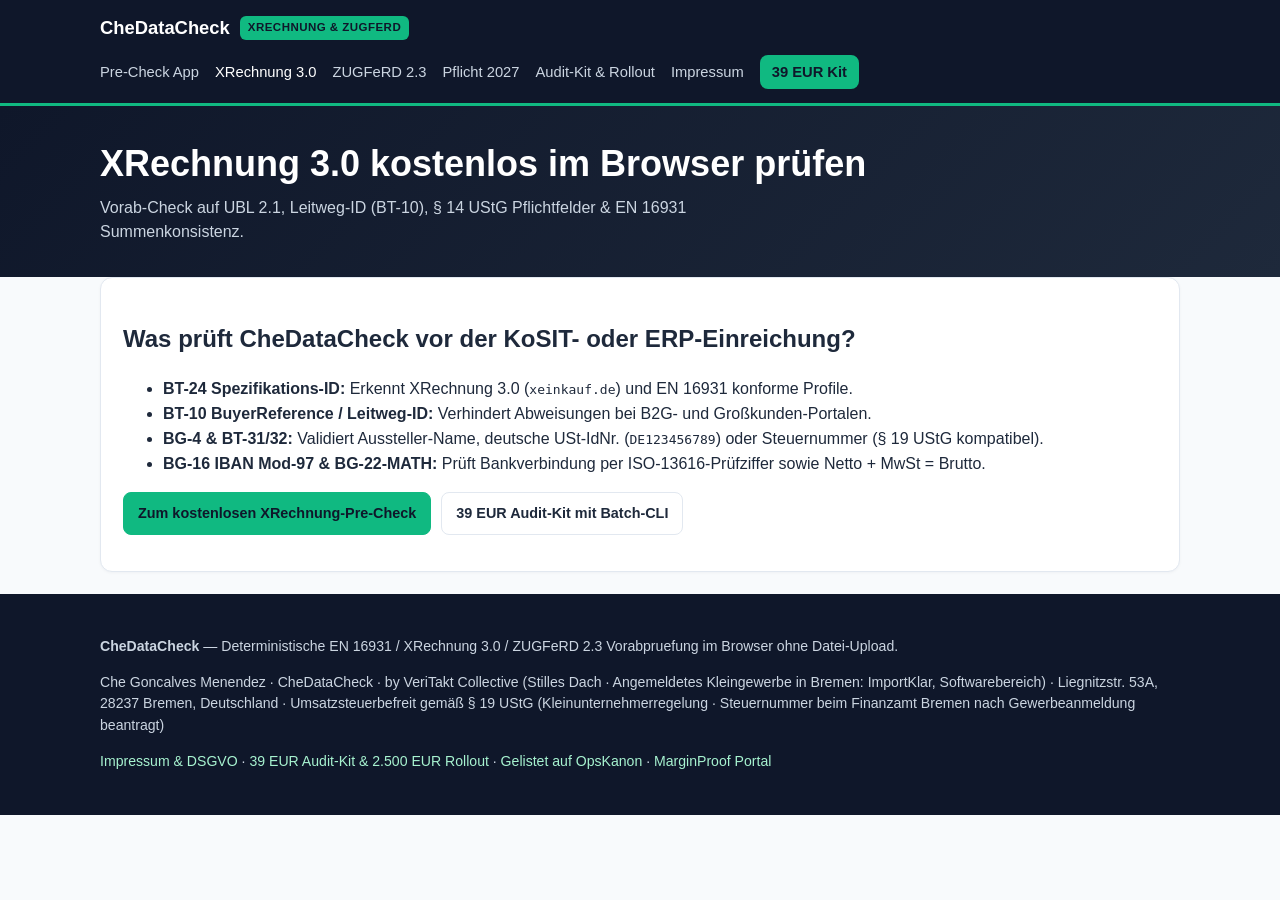
<file: xrechnung-pruefen/index.html>
<!DOCTYPE html>
<html lang="de">
<head>
  <meta charset="utf-8" />
  <meta name="viewport" content="width=device-width, initial-scale=1" />
  <title>XRechnung 3.0 kostenlos prüfen (UBL &amp; CII) — CheDataCheck</title>
  <meta name="description" content="Prüfen Sie XRechnung 3.0 XML-Dateien auf Leitweg-ID (BT-10), CustomizationID (BT-24), USt-IdNr. und Summenlogik direkt im Browser." />
  <link rel="canonical" href="https://cheresonanz-design.github.io/chedatacheck-xrechnung/xrechnung-pruefen/" />
  <link rel="stylesheet" href="../assets/styles.css" />
  
</head>
<body>
  <header class="topbar no-print">
    <div class="container topbar-inner">
      <a class="brand-mark" href="../index.html">
        <span>CheDataCheck</span>
        <span class="brand-badge">XRECHNUNG &amp; ZUGFERD</span>
      </a>
      <nav class="nav-links" aria-label="Hauptnavigation">
        <a href="../index.html" class="">Pre-Check App</a>
<a href="../xrechnung-pruefen/" class="active">XRechnung 3.0</a>
<a href="../zugferd-validator/" class="">ZUGFeRD 2.3</a>
<a href="../erechnung-pflicht-2027/" class="">Pflicht 2027</a>
<a href="../pro/" class="">Audit-Kit & Rollout</a>
<a href="../legal/" class="">Impressum</a>
        <a href="../pro/" class="nav-cta">39 EUR Kit</a>
      </nav>
    </div>
  </header>

  
  <section class="hero"><div class="container"><h1>XRechnung 3.0 kostenlos im Browser prüfen</h1><p>Vorab-Check auf UBL 2.1, Leitweg-ID (BT-10), § 14 UStG Pflichtfelder &amp; EN 16931 Summenkonsistenz.</p></div></section>
  <main class="container">
    <div class="card">
      <h2>Was prüft CheDataCheck vor der KoSIT- oder ERP-Einreichung?</h2>
      <ul>
        <li><strong>BT-24 Spezifikations-ID:</strong> Erkennt XRechnung 3.0 (<code>xeinkauf.de</code>) und EN 16931 konforme Profile.</li>
        <li><strong>BT-10 BuyerReference / Leitweg-ID:</strong> Verhindert Abweisungen bei B2G- und Großkunden-Portalen.</li>
        <li><strong>BG-4 &amp; BT-31/32:</strong> Validiert Aussteller-Name, deutsche USt-IdNr. (<code>DE123456789</code>) oder Steuernummer (§ 19 UStG kompatibel).</li>
        <li><strong>BG-16 IBAN Mod-97 &amp; BG-22-MATH:</strong> Prüft Bankverbindung per ISO-13616-Prüfziffer sowie Netto + MwSt = Brutto.</li>
      </ul>
      <div class="btn-row">
        <a href="../index.html" class="btn btn-primary">Zum kostenlosen XRechnung-Pre-Check</a>
        <a href="../pro/" class="btn">39 EUR Audit-Kit mit Batch-CLI</a>
      </div>
    </div>
  </main>

  <footer class="footer no-print">
    <div class="container">
      <p><strong>CheDataCheck</strong> — Deterministische EN 16931 / XRechnung 3.0 / ZUGFeRD 2.3 Vorabpruefung im Browser ohne Datei-Upload.</p>
      <p>Che Goncalves Menendez · CheDataCheck · by VeriTakt Collective (Stilles Dach · Angemeldetes Kleingewerbe in Bremen: ImportKlar, Softwarebereich) · Liegnitzstr. 53A, 28237 Bremen, Deutschland · Umsatzsteuerbefreit gemäß § 19 UStG (Kleinunternehmerregelung · Steuernummer beim Finanzamt Bremen nach Gewerbeanmeldung beantragt)</p>
      <p>
        <a href="../legal/">Impressum &amp; DSGVO</a> ·
        <a href="../pro/">39 EUR Audit-Kit &amp; 2.500 EUR Rollout</a> ·
        <a href="https://cheresonanz-design.github.io/opskanon-directory/" target="_blank" rel="noopener">Gelistet auf OpsKanon</a> ·
        <a href="https://cheresonanz-design.github.io/marginproof-portal/" target="_blank" rel="noopener">MarginProof Portal</a>
      </p>
    </div>
  </footer>
  
</body>
</html>
</file>
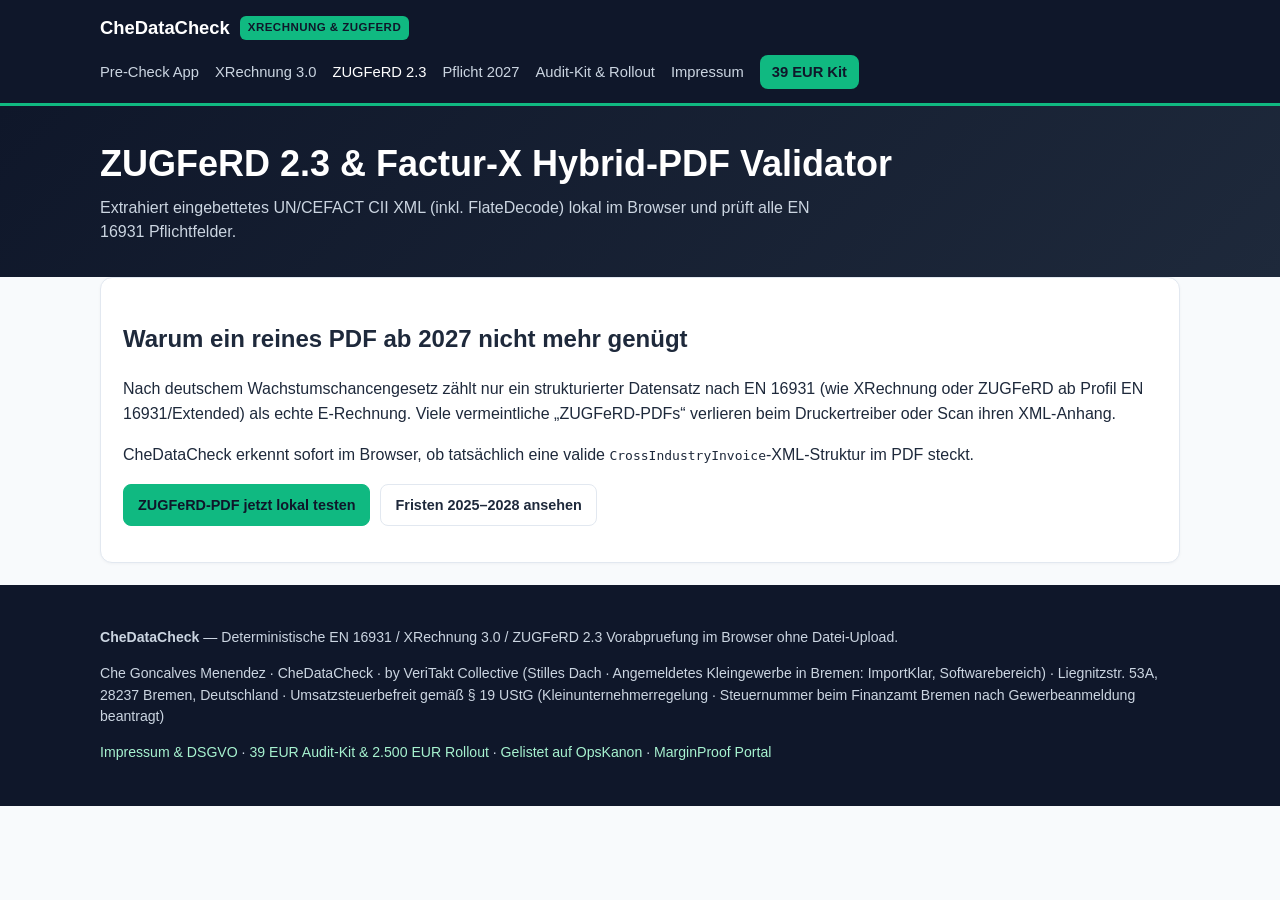
<file: zugferd-validator/index.html>
<!DOCTYPE html>
<html lang="de">
<head>
  <meta charset="utf-8" />
  <meta name="viewport" content="width=device-width, initial-scale=1" />
  <title>ZUGFeRD 2.3 &amp; Factur-X PDF Validator — CheDataCheck</title>
  <meta name="description" content="Ziehen Sie eine hybride ZUGFeRD- oder Factur-X-PDF-Rechnung direkt in den Browser: XML-Extraktion inkl. FlateDecode ohne Cloud-Upload." />
  <link rel="canonical" href="https://cheresonanz-design.github.io/chedatacheck-xrechnung/zugferd-validator/" />
  <link rel="stylesheet" href="../assets/styles.css" />
  
</head>
<body>
  <header class="topbar no-print">
    <div class="container topbar-inner">
      <a class="brand-mark" href="../index.html">
        <span>CheDataCheck</span>
        <span class="brand-badge">XRECHNUNG &amp; ZUGFERD</span>
      </a>
      <nav class="nav-links" aria-label="Hauptnavigation">
        <a href="../index.html" class="">Pre-Check App</a>
<a href="../xrechnung-pruefen/" class="">XRechnung 3.0</a>
<a href="../zugferd-validator/" class="active">ZUGFeRD 2.3</a>
<a href="../erechnung-pflicht-2027/" class="">Pflicht 2027</a>
<a href="../pro/" class="">Audit-Kit & Rollout</a>
<a href="../legal/" class="">Impressum</a>
        <a href="../pro/" class="nav-cta">39 EUR Kit</a>
      </nav>
    </div>
  </header>

  
  <section class="hero"><div class="container"><h1>ZUGFeRD 2.3 &amp; Factur-X Hybrid-PDF Validator</h1><p>Extrahiert eingebettetes UN/CEFACT CII XML (inkl. FlateDecode) lokal im Browser und prüft alle EN 16931 Pflichtfelder.</p></div></section>
  <main class="container">
    <div class="card">
      <h2>Warum ein reines PDF ab 2027 nicht mehr genügt</h2>
      <p>Nach deutschem Wachstumschancengesetz zählt nur ein strukturierter Datensatz nach EN 16931 (wie XRechnung oder ZUGFeRD ab Profil EN 16931/Extended) als echte E-Rechnung. Viele vermeintliche „ZUGFeRD-PDFs“ verlieren beim Druckertreiber oder Scan ihren XML-Anhang.</p>
      <p>CheDataCheck erkennt sofort im Browser, ob tatsächlich eine valide <code>CrossIndustryInvoice</code>-XML-Struktur im PDF steckt.</p>
      <div class="btn-row">
        <a href="../index.html" class="btn btn-primary">ZUGFeRD-PDF jetzt lokal testen</a>
        <a href="../erechnung-pflicht-2027/" class="btn">Fristen 2025–2028 ansehen</a>
      </div>
    </div>
  </main>

  <footer class="footer no-print">
    <div class="container">
      <p><strong>CheDataCheck</strong> — Deterministische EN 16931 / XRechnung 3.0 / ZUGFeRD 2.3 Vorabpruefung im Browser ohne Datei-Upload.</p>
      <p>Che Goncalves Menendez · CheDataCheck · by VeriTakt Collective (Stilles Dach · Angemeldetes Kleingewerbe in Bremen: ImportKlar, Softwarebereich) · Liegnitzstr. 53A, 28237 Bremen, Deutschland · Umsatzsteuerbefreit gemäß § 19 UStG (Kleinunternehmerregelung · Steuernummer beim Finanzamt Bremen nach Gewerbeanmeldung beantragt)</p>
      <p>
        <a href="../legal/">Impressum &amp; DSGVO</a> ·
        <a href="../pro/">39 EUR Audit-Kit &amp; 2.500 EUR Rollout</a> ·
        <a href="https://cheresonanz-design.github.io/opskanon-directory/" target="_blank" rel="noopener">Gelistet auf OpsKanon</a> ·
        <a href="https://cheresonanz-design.github.io/marginproof-portal/" target="_blank" rel="noopener">MarginProof Portal</a>
      </p>
    </div>
  </footer>
  
</body>
</html>
</file>
<file: assets/styles.css>
:root {
  --bg: #f8fafc;
  --surface: #ffffff;
  --slate-900: #0f172a;
  --slate-800: #1e293b;
  --slate-700: #334155;
  --slate-500: #64748b;
  --border: #e2e8f0;
  --emerald: #10b981;
  --emerald-dark: #059669;
  --emerald-soft: #ecfdf5;
  --amber: #d97706;
  --amber-soft: #fffbeb;
  --red: #dc2626;
  --red-soft: #fef2f2;
  --radius: 12px;
}

* {
  box-sizing: border-box;
}

body {
  margin: 0;
  font-family: -apple-system, BlinkMacSystemFont, "Segoe UI", Roboto, Inter, Helvetica, Arial, sans-serif;
  background: var(--bg);
  color: var(--slate-800);
  line-height: 1.55;
}

a {
  color: var(--emerald-dark);
  text-decoration: none;
}

a:hover {
  text-decoration: underline;
}

.container {
  max-width: 1120px;
  margin: 0 auto;
  padding: 0 20px;
}

.topbar {
  background: var(--slate-900);
  color: #ffffff;
  border-bottom: 3px solid var(--emerald);
  padding: 14px 0;
}

.topbar-inner {
  display: flex;
  flex-wrap: wrap;
  align-items: center;
  justify-content: space-between;
  gap: 12px;
}

.brand-mark {
  display: flex;
  align-items: center;
  gap: 10px;
  color: #ffffff;
  font-weight: 700;
  font-size: 1.15rem;
}

.brand-badge {
  background: var(--emerald);
  color: var(--slate-900);
  font-size: 0.72rem;
  font-weight: 800;
  padding: 3px 8px;
  border-radius: 6px;
  letter-spacing: 0.04em;
}

.nav-links {
  display: flex;
  flex-wrap: wrap;
  align-items: center;
  gap: 16px;
  font-size: 0.92rem;
}

.nav-links a {
  color: #cbd5e1;
  font-weight: 500;
}

.nav-links a.active,
.nav-links a:hover {
  color: #ffffff;
  text-decoration: none;
}

.nav-cta {
  background: var(--emerald);
  color: var(--slate-900) !important;
  padding: 6px 12px;
  border-radius: 8px;
  font-weight: 700 !important;
}

.hero {
  background: linear-gradient(135deg, #0f172a 0%, #1e293b 100%);
  color: #ffffff;
  padding: 36px 0 32px;
}

.hero-grid {
  display: flex;
  flex-wrap: wrap;
  justify-content: space-between;
  align-items: flex-start;
  gap: 18px;
}

.hero h1 {
  margin: 0 0 10px;
  font-size: clamp(1.6rem, 3vw, 2.25rem);
  line-height: 1.2;
}

.hero p {
  margin: 0;
  color: #cbd5e1;
  max-width: 720px;
}

.privacy-pill {
  display: inline-flex;
  align-items: center;
  gap: 8px;
  background: rgba(16, 185, 129, 0.16);
  border: 1px solid rgba(16, 185, 129, 0.45);
  color: #a7f3d0;
  padding: 6px 12px;
  border-radius: 999px;
  font-size: 0.84rem;
  font-weight: 600;
  margin-bottom: 12px;
}

.lang-toggle {
  display: inline-flex;
  background: rgba(255, 255, 255, 0.08);
  border: 1px solid rgba(255, 255, 255, 0.18);
  border-radius: 8px;
  overflow: hidden;
}

.lang-toggle button {
  border: none;
  background: transparent;
  color: #cbd5e1;
  padding: 7px 14px;
  cursor: pointer;
  font-weight: 600;
}

.lang-toggle button.active {
  background: var(--emerald);
  color: var(--slate-900);
}

main {
  padding: 28px 0 48px;
}

.card {
  background: var(--surface);
  border: 1px solid var(--border);
  border-radius: var(--radius);
  padding: 22px;
  margin-bottom: 22px;
  box-shadow: 0 1px 3px rgba(15, 23, 42, 0.04);
}

.dropzone {
  border: 2px dashed #94a3b8;
  border-radius: var(--radius);
  padding: 26px 20px;
  text-align: center;
  background: #f8fafc;
  cursor: pointer;
  transition: border-color 0.15s, background 0.15s;
}

.dropzone.dragover {
  border-color: var(--emerald);
  background: var(--emerald-soft);
}

.btn-row {
  display: flex;
  flex-wrap: wrap;
  gap: 10px;
  margin: 14px 0;
}

.btn {
  display: inline-flex;
  align-items: center;
  justify-content: center;
  gap: 6px;
  border: 1px solid var(--border);
  background: #ffffff;
  color: var(--slate-800);
  padding: 9px 14px;
  border-radius: 8px;
  font-size: 0.9rem;
  font-weight: 600;
  cursor: pointer;
}

.btn:hover {
  background: #f1f5f9;
  text-decoration: none;
}

.btn-primary {
  background: var(--emerald);
  border-color: var(--emerald);
  color: var(--slate-900);
}

.btn-primary:hover {
  background: var(--emerald-dark);
  border-color: var(--emerald-dark);
  color: #ffffff;
}

.btn-dark {
  background: var(--slate-900);
  border-color: var(--slate-900);
  color: #ffffff;
}

.btn-dark:hover {
  background: var(--slate-800);
  color: #ffffff;
}

textarea.xml-input {
  width: 100%;
  min-height: 170px;
  font-family: ui-monospace, SFMono-Regular, Menlo, Monaco, Consolas, monospace;
  font-size: 0.82rem;
  padding: 12px;
  border: 1px solid var(--border);
  border-radius: 8px;
  background: #f8fafc;
  color: var(--slate-900);
  resize: vertical;
}

.result-header {
  display: flex;
  flex-wrap: wrap;
  align-items: center;
  justify-content: space-between;
  gap: 16px;
  margin-bottom: 18px;
}

.score-ring {
  display: flex;
  align-items: center;
  gap: 16px;
}

.score-circle {
  width: 78px;
  height: 78px;
  border-radius: 50%;
  display: flex;
  align-items: center;
  justify-content: center;
  font-size: 1.25rem;
  font-weight: 800;
  border: 5px solid var(--emerald);
  background: var(--emerald-soft);
  color: var(--emerald-dark);
}

.score-circle.fail {
  border-color: var(--red);
  background: var(--red-soft);
  color: var(--red);
}

.kpi-grid {
  display: grid;
  grid-template-columns: repeat(auto-fit, minmax(185px, 1fr));
  gap: 12px;
  margin-bottom: 18px;
}

.kpi-box {
  border: 1px solid var(--border);
  border-radius: 10px;
  padding: 12px 14px;
  background: #f8fafc;
}

.kpi-label {
  font-size: 0.76rem;
  text-transform: uppercase;
  letter-spacing: 0.04em;
  color: var(--slate-500);
  font-weight: 700;
}

.kpi-val {
  margin-top: 4px;
  font-size: 1rem;
  font-weight: 700;
  color: var(--slate-900);
  word-break: break-word;
}

.filter-pills {
  display: flex;
  flex-wrap: wrap;
  gap: 8px;
  margin-bottom: 14px;
}

.pill-btn {
  border: 1px solid var(--border);
  background: #ffffff;
  padding: 6px 12px;
  border-radius: 999px;
  font-size: 0.82rem;
  font-weight: 700;
  cursor: pointer;
}

.pill-btn.active {
  background: var(--slate-900);
  color: #ffffff;
  border-color: var(--slate-900);
}

.table-wrap {
  overflow-x: auto;
}

table {
  width: 100%;
  border-collapse: collapse;
  font-size: 0.9rem;
}

th,
td {
  text-align: left;
  padding: 10px 12px;
  border-bottom: 1px solid var(--border);
  vertical-align: top;
}

th {
  background: #f1f5f9;
  color: var(--slate-700);
  font-size: 0.8rem;
  text-transform: uppercase;
  letter-spacing: 0.03em;
}

.badge {
  display: inline-block;
  padding: 3px 9px;
  border-radius: 999px;
  font-size: 0.75rem;
  font-weight: 800;
}

.badge-pass {
  background: var(--emerald-soft);
  color: var(--emerald-dark);
}

.badge-warn {
  background: var(--amber-soft);
  color: var(--amber);
}

.badge-fail {
  background: var(--red-soft);
  color: var(--red);
}

.pricing-grid {
  display: grid;
  grid-template-columns: repeat(auto-fit, minmax(290px, 1fr));
  gap: 18px;
}

.offer-card {
  border: 1px solid var(--border);
  border-radius: var(--radius);
  padding: 22px;
  background: #ffffff;
  display: flex;
  flex-direction: column;
  justify-content: space-between;
}

.offer-card.highlight {
  border: 2px solid var(--emerald);
  background: linear-gradient(180deg, #ffffff 0%, #f0fdf4 100%);
}

.offer-price {
  font-size: 1.9rem;
  font-weight: 800;
  color: var(--slate-900);
  margin: 6px 0 12px;
}

.footer {
  background: var(--slate-900);
  color: #cbd5e1;
  padding: 28px 0;
  font-size: 0.88rem;
}

.footer a {
  color: #a7f3d0;
}

.muted {
  color: var(--slate-500);
  font-size: 0.88rem;
}

.hidden {
  display: none !important;
}

@media print {
  .no-print {
    display: none !important;
  }
  body {
    background: #ffffff;
  }
  .card {
    box-shadow: none;
    border-color: #cbd5e1;
  }
}
</file>
